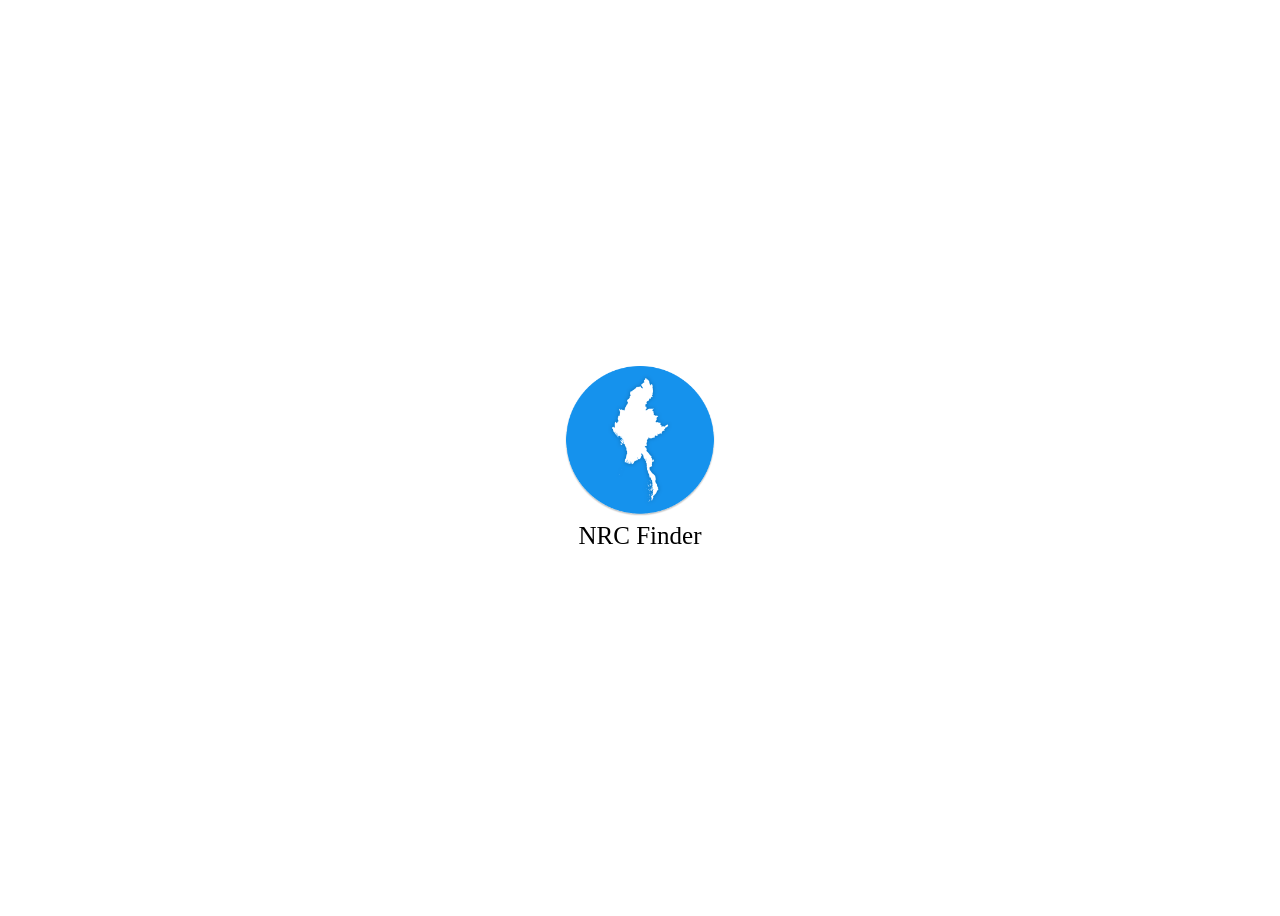
<file: base.html>
<!DOCTYPE html>
<html>
<head>
	<meta charset="utf-8">
	<meta name="viewport" content="width=device-width, initial-scale=1">
	<title>NRC Finder</title>


	<style type="text/css">
		div{
			display: flex;
  			justify-content: center;
  			align-items: center;
  			height: 100vh;
  			 
		}

		p{
			text-align: center;
			font-size: 25px;
		}
	</style>
</head>
<body>

	<div>
		<p>
		<img src="https://winminhtetz.github.io/mm_map.png" width="150" height="150"/>
		<br>
	NRC Finder</p>
	</div>

</body>
</html>
</file>
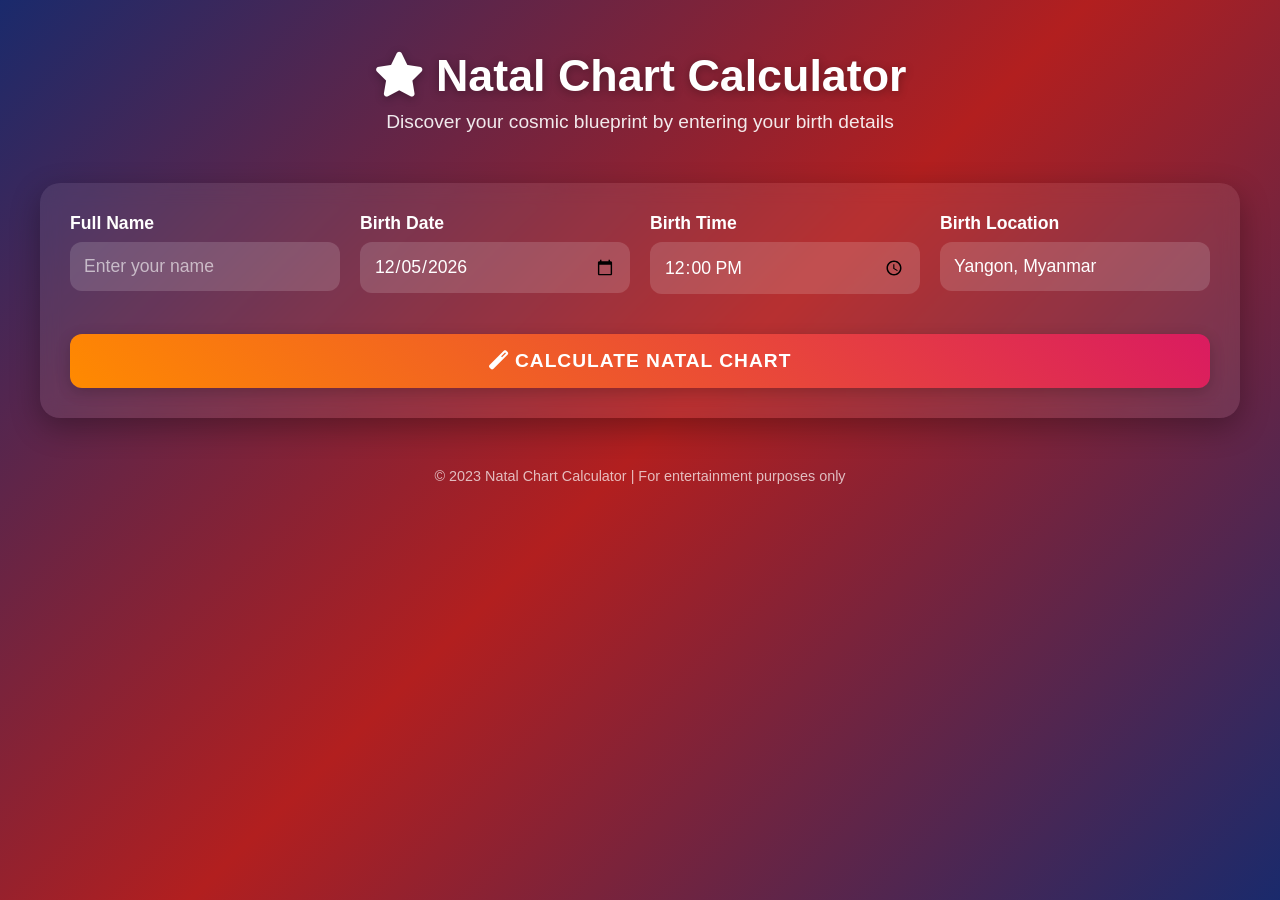
<file: natal-calculator.html>
<!DOCTYPE html>
<html lang="en">
<head>
    <meta charset="UTF-8">
    <meta name="viewport" content="width=device-width, initial-scale=1.0">
    <title>Natal Chart Calculator</title>
    <link rel="stylesheet" href="https://cdnjs.cloudflare.com/ajax/libs/font-awesome/6.4.0/css/all.min.css">
    <style>
        * {
            margin: 0;
            padding: 0;
            box-sizing: border-box;
            font-family: 'Segoe UI', Tahoma, Geneva, Verdana, sans-serif;
        }
        
        body {
            background: linear-gradient(135deg, #1a2a6c, #b21f1f, #1a2a6c);
            color: #fff;
            min-height: 100vh;
            padding: 20px;
        }
        
        .container {
            max-width: 1200px;
            margin: 0 auto;
        }
        
        header {
            text-align: center;
            padding: 30px 0;
        }
        
        h1 {
            font-size: 2.8rem;
            margin-bottom: 10px;
            text-shadow: 0 2px 10px rgba(0,0,0,0.3);
        }
        
        .subtitle {
            font-size: 1.2rem;
            opacity: 0.9;
            max-width: 600px;
            margin: 0 auto;
        }
        
        .card {
            background: rgba(255, 255, 255, 0.08);
            backdrop-filter: blur(10px);
            border-radius: 20px;
            padding: 30px;
            margin: 20px 0;
            box-shadow: 0 10px 30px rgba(0, 0, 0, 0.3);
        }
        
        .form-grid {
            display: grid;
            grid-template-columns: repeat(auto-fit, minmax(250px, 1fr));
            gap: 20px;
            margin-bottom: 25px;
        }
        
        .form-group {
            margin-bottom: 15px;
        }
        
        label {
            display: block;
            margin-bottom: 8px;
            font-weight: 600;
            font-size: 1.1rem;
        }
        
        input, select {
            width: 100%;
            padding: 14px;
            border-radius: 12px;
            border: none;
            background: rgba(255, 255, 255, 0.15);
            color: white;
            font-size: 1.1rem;
            transition: all 0.3s ease;
        }
        
        input:focus, select:focus {
            outline: none;
            background: rgba(255, 255, 255, 0.25);
            box-shadow: 0 0 0 3px rgba(255, 255, 255, 0.2);
        }
        
        input::placeholder {
            color: rgba(255, 255, 255, 0.6);
        }
        
        .btn {
            background: linear-gradient(45deg, #ff8a00, #da1b60);
            color: white;
            border: none;
            padding: 16px 30px;
            font-size: 1.2rem;
            border-radius: 12px;
            cursor: pointer;
            width: 100%;
            font-weight: 600;
            letter-spacing: 1px;
            text-transform: uppercase;
            transition: all 0.3s ease;
            box-shadow: 0 4px 15px rgba(0, 0, 0, 0.2);
        }
        
        .btn:hover {
            transform: translateY(-3px);
            box-shadow: 0 6px 20px rgba(0, 0, 0, 0.3);
        }
        
        .btn:active {
            transform: translateY(0);
        }
        
        /* Modal Styles */
        .modal {
            display: none;
            position: fixed;
            top: 0;
            left: 0;
            width: 100%;
            height: 100%;
            background: rgba(0, 0, 0, 0.7);
            z-index: 1000;
            justify-content: center;
            align-items: center;
        }
        
        .modal-content {
            background: linear-gradient(135deg, #2c3e50, #4a235a);
            width: 90%;
            max-width: 800px;
            max-height: 80vh;
            border-radius: 20px;
            padding: 30px;
            box-shadow: 0 10px 50px rgba(0, 0, 0, 0.5);
            position: relative;
            animation: modalAppear 0.4s ease-out;
            overflow-y: auto;
        }
        
        @keyframes modalAppear {
            from { opacity: 0; transform: translateY(-50px); }
            to { opacity: 1; transform: translateY(0); }
        }
        
        .close-btn {
            position: absolute;
            top: 20px;
            right: 20px;
            font-size: 1.8rem;
            color: #fff;
            cursor: pointer;
            background: none;
            border: none;
            width: 40px;
            height: 40px;
            border-radius: 50%;
            display: flex;
            align-items: center;
            justify-content: center;
            transition: background 0.3s;
        }
        
        .close-btn:hover {
            background: rgba(255, 255, 255, 0.1);
        }
        
        .modal-header {
            text-align: center;
            margin-bottom: 20px;
            padding-bottom: 15px;
            border-bottom: 1px solid rgba(255, 255, 255, 0.1);
        }
        
        .modal-header h2 {
            font-size: 2rem;
            margin-bottom: 10px;
        }
        
        .modal-body {
            line-height: 1.8;
            font-size: 1.1rem;
            white-space: pre-wrap;
            text-align: justify;
        }
        
        .loading {
            display: none;
            text-align: center;
            padding: 20px;
        }
        
        .spinner {
            border: 5px solid rgba(255, 255, 255, 0.3);
            border-top: 5px solid #fff;
            border-radius: 50%;
            width: 50px;
            height: 50px;
            animation: spin 1s linear infinite;
            margin: 0 auto 20px;
        }
        
        @keyframes spin {
            0% { transform: rotate(0deg); }
            100% { transform: rotate(360deg); }
        }
        
        footer {
            text-align: center;
            padding: 30px 0;
            opacity: 0.7;
            font-size: 0.9rem;
        }
        
        @media (max-width: 768px) {
            h1 {
                font-size: 2.2rem;
            }
            
            .card {
                padding: 20px;
            }
            
            .modal-content {
                width: 95%;
                padding: 20px;
                font-size: 1rem;
            }
        }
    </style>
</head>
<body>
    <div class="container">
        <header>
            <h1><i class="fas fa-star"></i> Natal Chart Calculator</h1>
            <p class="subtitle">Discover your cosmic blueprint by entering your birth details</p>
        </header>
        
        <main>
            <div class="card">
                <div class="form-grid">
                    <div class="form-group">
                        <label for="name">Full Name</label>
                        <input type="text" id="name" placeholder="Enter your name">
                    </div>
                    
                    <div class="form-group">
                        <label for="date">Birth Date</label>
                        <input type="date" id="date">
                    </div>
                    
                    <div class="form-group">
                        <label for="time">Birth Time</label>
                        <input type="time" id="time" value="12:00">
                    </div>
                    
                    <div class="form-group">
                        <label for="location">Birth Location</label>
                        <input type="text" id="location" placeholder="City, Country" value="Yangon, Myanmar">
                    </div>
                </div>
                
                <button id="calculateBtn" class="btn">
                    <i class="fas fa-magic"></i> Calculate Natal Chart
                </button>
            </div>
            
            <div class="loading" id="loading">
                <div class="spinner"></div>
                <p>Calculating your cosmic blueprint... (This may take 10-20 seconds)</p>
            </div>
        </main>
        
        <!-- Modal Dialog -->
        <div id="resultModal" class="modal">
            <div class="modal-content">
                <button class="close-btn" id="closeModal">&times;</button>
                <div class="modal-header">
                    <h2><i class="fas fa-chart-pie"></i> Your Natal Chart Analysis</h2>
                    <p>Expert Astrologer Interpretation</p>
                </div>
                <div class="modal-body" id="modalContent">
                    <!-- API response will appear here -->
                </div>
            </div>
        </div>
        
        <footer>
            <p>© 2023 Natal Chart Calculator | For entertainment purposes only</p>
        </footer>
    </div>

    <script>
        document.addEventListener('DOMContentLoaded', function() {
            const calculateBtn = document.getElementById('calculateBtn');
            const loading = document.getElementById('loading');
            const modal = document.getElementById('resultModal');
            const closeModal = document.getElementById('closeModal');
            const modalContent = document.getElementById('modalContent');
            
            calculateBtn.addEventListener('click', async function() {
                const name = document.getElementById('name').value.trim();
                const dateInput = document.getElementById('date').value;
                const timeInput = document.getElementById('time').value;
                const location = document.getElementById('location').value.trim();
                
                // Validate inputs
                if (!name || !dateInput || !location) {
                    alert('Please fill in all required fields (Name, Birth Date, and Location)');
                    return;
                }
                
                // Format date to "DD Month, YYYY"
                const date = new Date(dateInput);
                const months = [
                    'January', 'February', 'March', 'April', 'May', 'June',
                    'July', 'August', 'September', 'October', 'November', 'December'
                ];
                const day = date.getDate();
                const month = months[date.getMonth()];
                const year = date.getFullYear();
                const formattedDate = `${day} ${month}, ${year}`;
                
                // Get day of week
                const days = ['Sunday', 'Monday', 'Tuesday', 'Wednesday', 'Thursday', 'Friday', 'Saturday'];
                const dayOfWeek = days[date.getDay()];
                
                // Format time
                const timeParts = timeInput.split(':');
                const hour = parseInt(timeParts[0]);
                const minute = timeParts[1];
                const period = hour >= 12 ? 'PM' : 'AM';
                const displayHour = hour % 12 || 12;
                const formattedTime = `${displayHour}:${minute} ${period}`;
                
                // Construct the message
                const message = `Assume you are an expert astrologer. I will give you a person’s birth information (${formattedDate}, ${dayOfWeek}, ${formattedTime}, ${location}). Based on this data, calculate the natal chart and generate the result. Your response must be written in Burmese language and should include:\n\n1. General Life Overview – overall personality, strengths, weaknesses.\n2. Love & Relationships – approach to love, marriage, compatibility.\n3. Wealth & Finances – potential for financial stability, savings, income flow.\n4. Career & Business – suitable career paths, business potential, leadership skills.\n5. Health & Wellbeing – physical and mental health tendencies.\n6. Spiritual Growth – inner wisdom, meditation, karmic lessons.\n7. Future Outlook – major opportunities and challenges.\n\nThe tone should be warm, insightful, and easy for a general Burmese reader to understand. Avoid technical jargon unless necessary, and always explain planetary effects in simple Burmese terms.`;
                
                // Show loading
                loading.style.display = 'block';
                calculateBtn.disabled = true;
                
                try {
                    const response = await fetch('https://natal-chat-api.vercel.app/api/send', {
                        method: 'POST',
                        headers: {
                            'Content-Type': 'application/json'
                        },
                        body: JSON.stringify({ message })
                    });
                    
                    if (!response.ok) {
                        throw new Error(`API error: ${response.status}`);
                    }
                    
                    const data = await response.json();
                    const apiResponse = data.response || data.message || data || 'No response received from API';
                    
                    // Display in modal
                    modalContent.textContent = apiResponse;
                    modal.style.display = 'flex';
                    document.body.style.overflow = 'hidden';
                } catch (error) {
                    console.error('Error:', error);
                    modalContent.textContent = 'ဆက်သွယ်ရာတွင် ပြဿနာတစ်ခုခု ဖြစ်နေပါသည်။ ကျေးဇူးပြု၍ နောက်မှ ထပ်မံကြိုးစားပေးပါ။\n\n(Error: ' + error.message + ')';
                    modal.style.display = 'flex';
                    document.body.style.overflow = 'hidden';
                } finally {
                    loading.style.display = 'none';
                    calculateBtn.disabled = false;
                }
            });
            
            // Close modal when clicking close button
            closeModal.addEventListener('click', function() {
                modal.style.display = 'none';
                document.body.style.overflow = 'auto';
            });
            
            // Close modal when clicking outside the content
            window.addEventListener('click', function(event) {
                if (event.target === modal) {
                    modal.style.display = 'none';
                    document.body.style.overflow = 'auto';
                }
            });
            
            // Set default date to today
            const today = new Date().toISOString().split('T')[0];
            document.getElementById('date').setAttribute('max', today);
            document.getElementById('date').value = today;
        });
    </script>
</body>
</html>
</file>
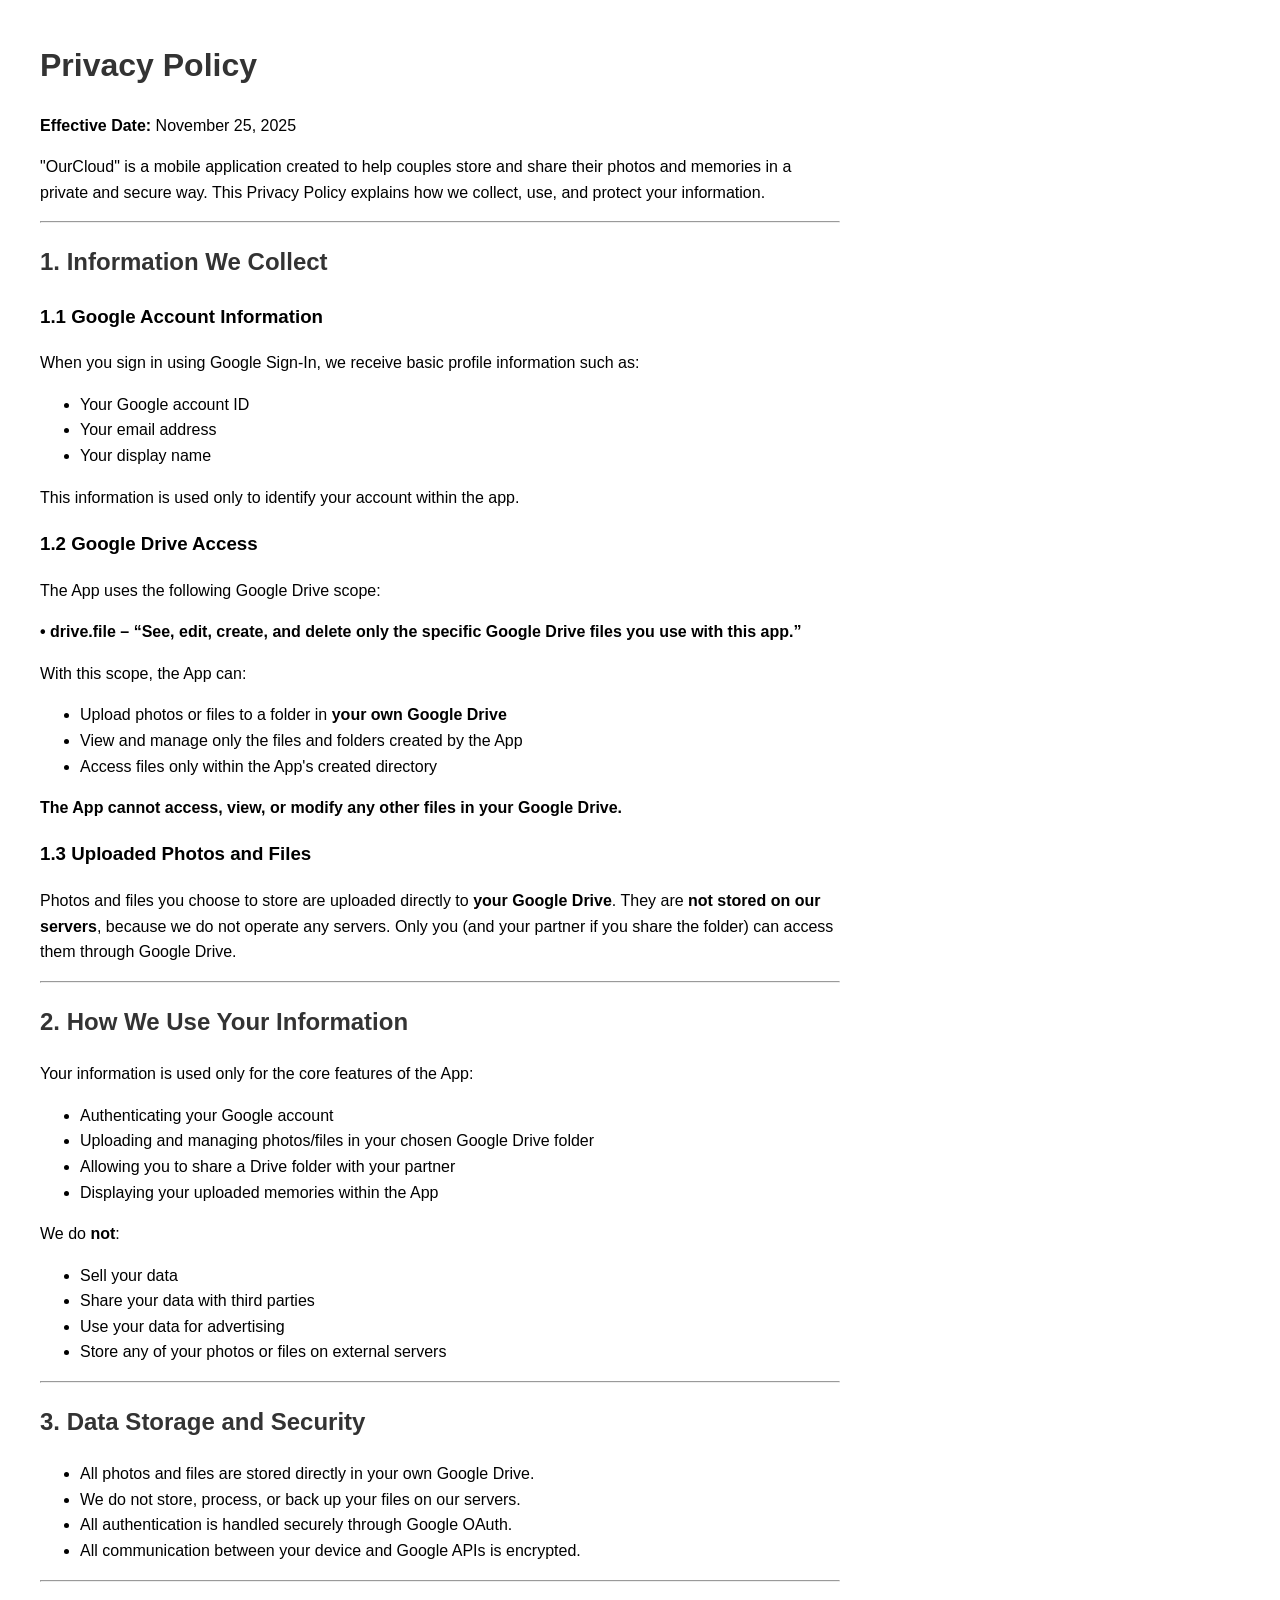
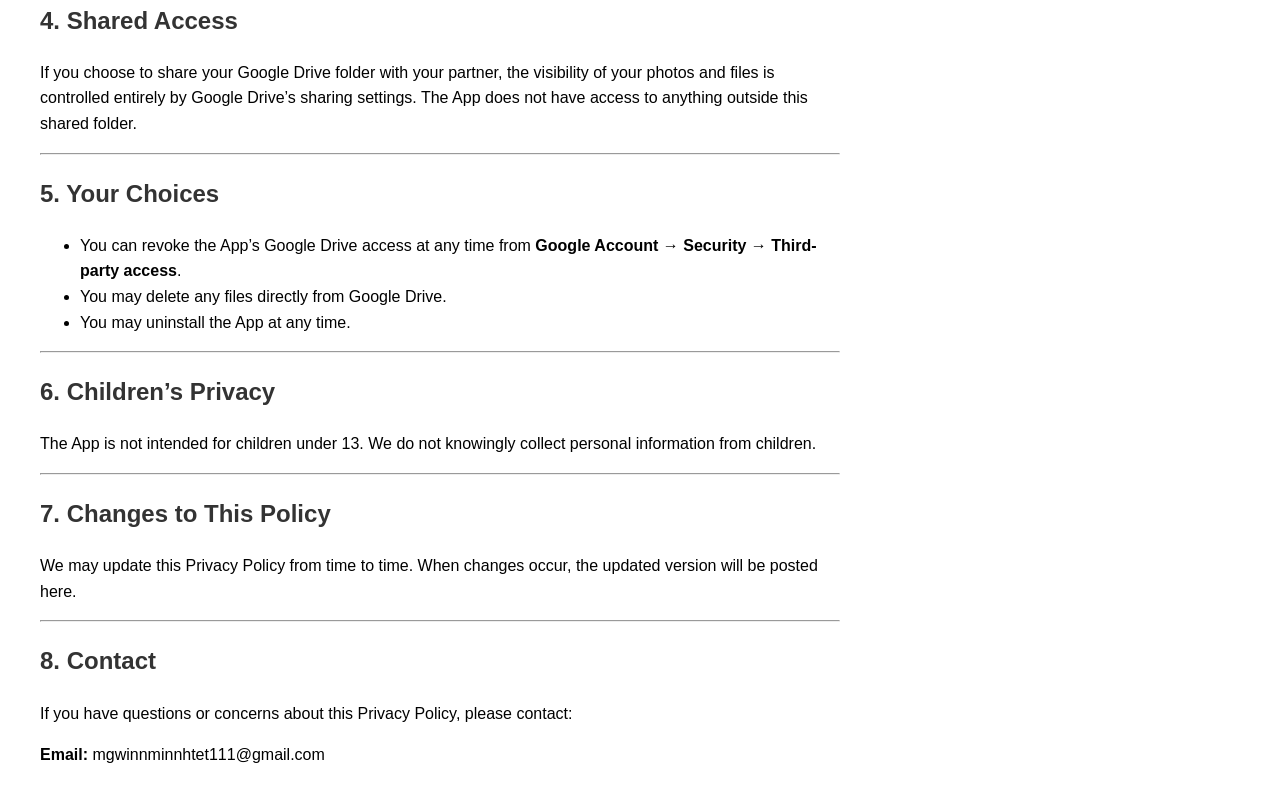
<file: our_cloud_privacy_policy.html>
<!DOCTYPE html>
<html lang="en">
<head>
    <meta charset="UTF-8" />
    <meta name="viewport" content="width=device-width, initial-scale=1.0" />
    <title>Privacy Policy - BeenTogether Memories</title>
    <style>
        body {
            font-family: Arial, sans-serif;
            line-height: 1.6;
            margin: 40px;
            max-width: 800px;
        }
        h1, h2 {
            color: #333;
        }
    </style>
</head>
<body>

<h1>Privacy Policy</h1>
<p><strong>Effective Date:</strong> November 25, 2025</p>

<p>"OurCloud" is a mobile application created to help couples store and share their photos and memories in a private and secure way. This Privacy Policy explains how we collect, use, and protect your information.</p>

<hr>

<h2>1. Information We Collect</h2>

<h3>1.1 Google Account Information</h3>
<p>When you sign in using Google Sign-In, we receive basic profile information such as:</p>
<ul>
    <li>Your Google account ID</li>
    <li>Your email address</li>
    <li>Your display name</li>
</ul>
<p>This information is used only to identify your account within the app.</p>

<h3>1.2 Google Drive Access</h3>
<p>The App uses the following Google Drive scope:</p>

<p><strong>• drive.file – “See, edit, create, and delete only the specific Google Drive files you use with this app.”</strong></p>

<p>With this scope, the App can:</p>
<ul>
    <li>Upload photos or files to a folder in <strong>your own Google Drive</strong></li>
    <li>View and manage only the files and folders created by the App</li>
    <li>Access files only within the App's created directory</li>
</ul>

<p><strong>The App cannot access, view, or modify any other files in your Google Drive.</strong></p>

<h3>1.3 Uploaded Photos and Files</h3>
<p>Photos and files you choose to store are uploaded directly to <strong>your Google Drive</strong>. They are <strong>not stored on our servers</strong>, because we do not operate any servers. Only you (and your partner if you share the folder) can access them through Google Drive.</p>

<hr>

<h2>2. How We Use Your Information</h2>
<p>Your information is used only for the core features of the App:</p>
<ul>
    <li>Authenticating your Google account</li>
    <li>Uploading and managing photos/files in your chosen Google Drive folder</li>
    <li>Allowing you to share a Drive folder with your partner</li>
    <li>Displaying your uploaded memories within the App</li>
</ul>

<p>We do <strong>not</strong>:</p>
<ul>
    <li>Sell your data</li>
    <li>Share your data with third parties</li>
    <li>Use your data for advertising</li>
    <li>Store any of your photos or files on external servers</li>
</ul>

<hr>

<h2>3. Data Storage and Security</h2>
<ul>
    <li>All photos and files are stored directly in your own Google Drive.</li>
    <li>We do not store, process, or back up your files on our servers.</li>
    <li>All authentication is handled securely through Google OAuth.</li>
    <li>All communication between your device and Google APIs is encrypted.</li>
</ul>

<hr>

<h2>4. Shared Access</h2>
<p>If you choose to share your Google Drive folder with your partner, the visibility of your photos and files is controlled entirely by Google Drive’s sharing settings. The App does not have access to anything outside this shared folder.</p>

<hr>

<h2>5. Your Choices</h2>
<ul>
    <li>You can revoke the App’s Google Drive access at any time from <strong>Google Account → Security → Third-party access</strong>.</li>
    <li>You may delete any files directly from Google Drive.</li>
    <li>You may uninstall the App at any time.</li>
</ul>

<hr>

<h2>6. Children’s Privacy</h2>
<p>The App is not intended for children under 13. We do not knowingly collect personal information from children.</p>

<hr>

<h2>7. Changes to This Policy</h2>
<p>We may update this Privacy Policy from time to time. When changes occur, the updated version will be posted here.</p>

<hr>

<h2>8. Contact</h2>
<p>If you have questions or concerns about this Privacy Policy, please contact:</p>
<p><strong>Email:</strong> mgwinnminnhtet111@gmail.com</p>

</body>
</html>
</file>
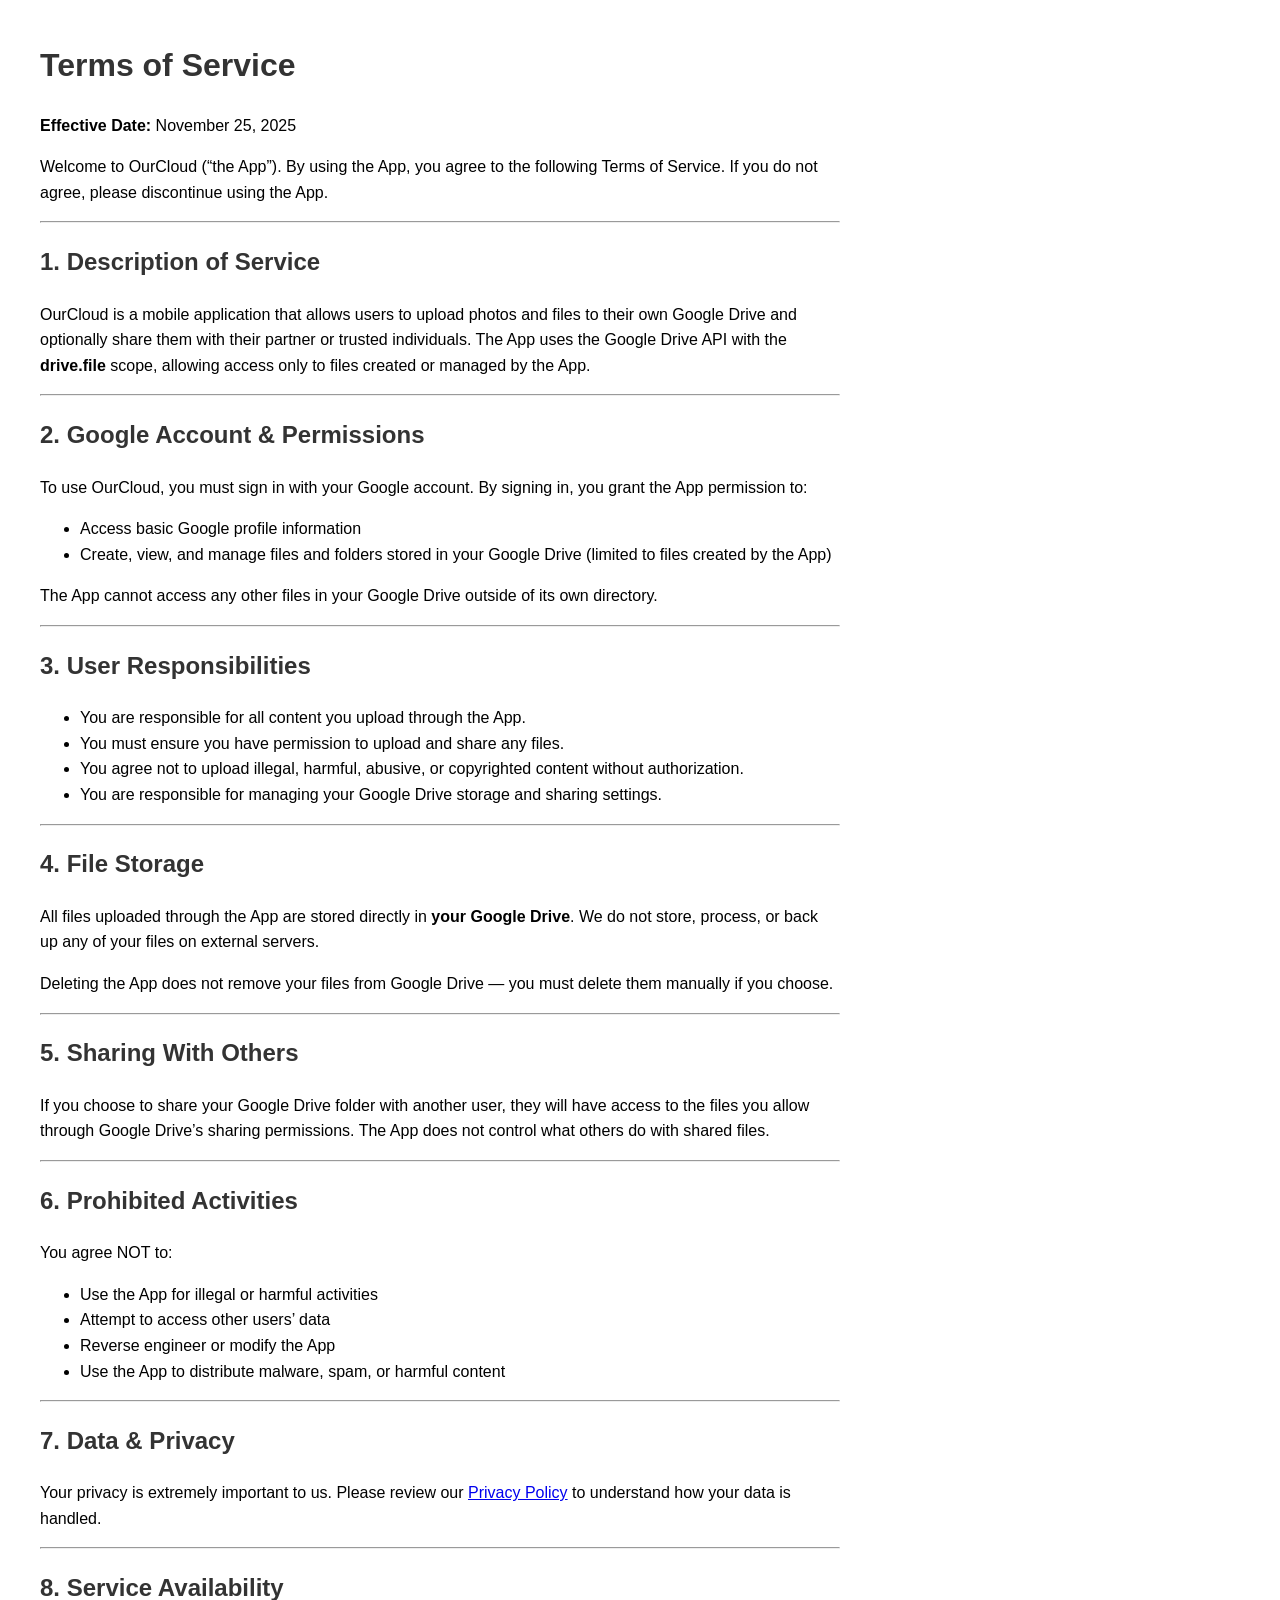
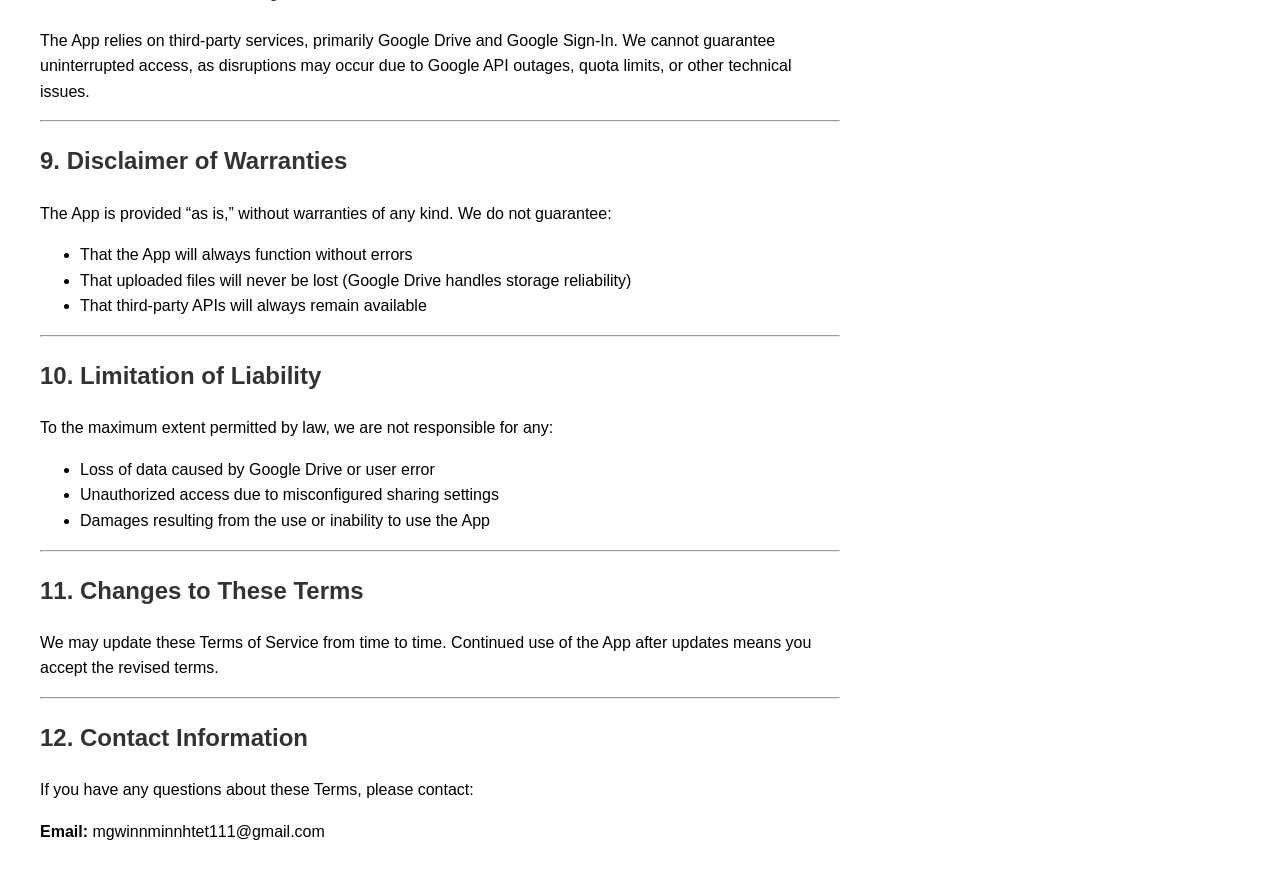
<file: our_cloud_terms.html>
<!DOCTYPE html>
<html lang="en">
<head>
    <meta charset="UTF-8" />
    <meta name="viewport" content="width=device-width, initial-scale=1.0" />
    <title>Terms of Service - OurCloud</title>
    <style>
        body {
            font-family: Arial, sans-serif;
            line-height: 1.6;
            margin: 40px;
            max-width: 800px;
        }
        h1, h2 {
            color: #333;
        }
    </style>
</head>
<body>

<h1>Terms of Service</h1>
<p><strong>Effective Date:</strong> November 25, 2025</p>

<p>Welcome to OurCloud (“the App”). By using the App, you agree to the following Terms of Service. If you do not agree, please discontinue using the App.</p>

<hr>

<h2>1. Description of Service</h2>
<p>OurCloud is a mobile application that allows users to upload photos and files to their own Google Drive and optionally share them with their partner or trusted individuals. The App uses the Google Drive API with the <strong>drive.file</strong> scope, allowing access only to files created or managed by the App.</p>

<hr>

<h2>2. Google Account & Permissions</h2>
<p>To use OurCloud, you must sign in with your Google account. By signing in, you grant the App permission to:</p>
<ul>
    <li>Access basic Google profile information</li>
    <li>Create, view, and manage files and folders stored in your Google Drive (limited to files created by the App)</li>
</ul>

<p>The App cannot access any other files in your Google Drive outside of its own directory.</p>

<hr>

<h2>3. User Responsibilities</h2>
<ul>
    <li>You are responsible for all content you upload through the App.</li>
    <li>You must ensure you have permission to upload and share any files.</li>
    <li>You agree not to upload illegal, harmful, abusive, or copyrighted content without authorization.</li>
    <li>You are responsible for managing your Google Drive storage and sharing settings.</li>
</ul>

<hr>

<h2>4. File Storage</h2>
<p>All files uploaded through the App are stored directly in <strong>your Google Drive</strong>. We do not store, process, or back up any of your files on external servers.</p>

<p>Deleting the App does not remove your files from Google Drive — you must delete them manually if you choose.</p>

<hr>

<h2>5. Sharing With Others</h2>
<p>If you choose to share your Google Drive folder with another user, they will have access to the files you allow through Google Drive’s sharing permissions. The App does not control what others do with shared files.</p>

<hr>

<h2>6. Prohibited Activities</h2>
<p>You agree NOT to:</p>
<ul>
    <li>Use the App for illegal or harmful activities</li>
    <li>Attempt to access other users’ data</li>
    <li>Reverse engineer or modify the App</li>
    <li>Use the App to distribute malware, spam, or harmful content</li>
</ul>

<hr>

<h2>7. Data & Privacy</h2>
<p>Your privacy is extremely important to us. Please review our <a href="#" target="_blank">Privacy Policy</a> to understand how your data is handled.</p>

<hr>

<h2>8. Service Availability</h2>
<p>The App relies on third-party services, primarily Google Drive and Google Sign-In. We cannot guarantee uninterrupted access, as disruptions may occur due to Google API outages, quota limits, or other technical issues.</p>

<hr>

<h2>9. Disclaimer of Warranties</h2>
<p>The App is provided “as is,” without warranties of any kind. We do not guarantee:</p>
<ul>
    <li>That the App will always function without errors</li>
    <li>That uploaded files will never be lost (Google Drive handles storage reliability)</li>
    <li>That third-party APIs will always remain available</li>
</ul>

<hr>

<h2>10. Limitation of Liability</h2>
<p>To the maximum extent permitted by law, we are not responsible for any:</p>
<ul>
    <li>Loss of data caused by Google Drive or user error</li>
    <li>Unauthorized access due to misconfigured sharing settings</li>
    <li>Damages resulting from the use or inability to use the App</li>
</ul>

<hr>

<h2>11. Changes to These Terms</h2>
<p>We may update these Terms of Service from time to time. Continued use of the App after updates means you accept the revised terms.</p>

<hr>

<h2>12. Contact Information</h2>
<p>If you have any questions about these Terms, please contact:</p>
<p><strong>Email:</strong> mgwinnminnhtet111@gmail.com</p>

</body>
</html>
</file>
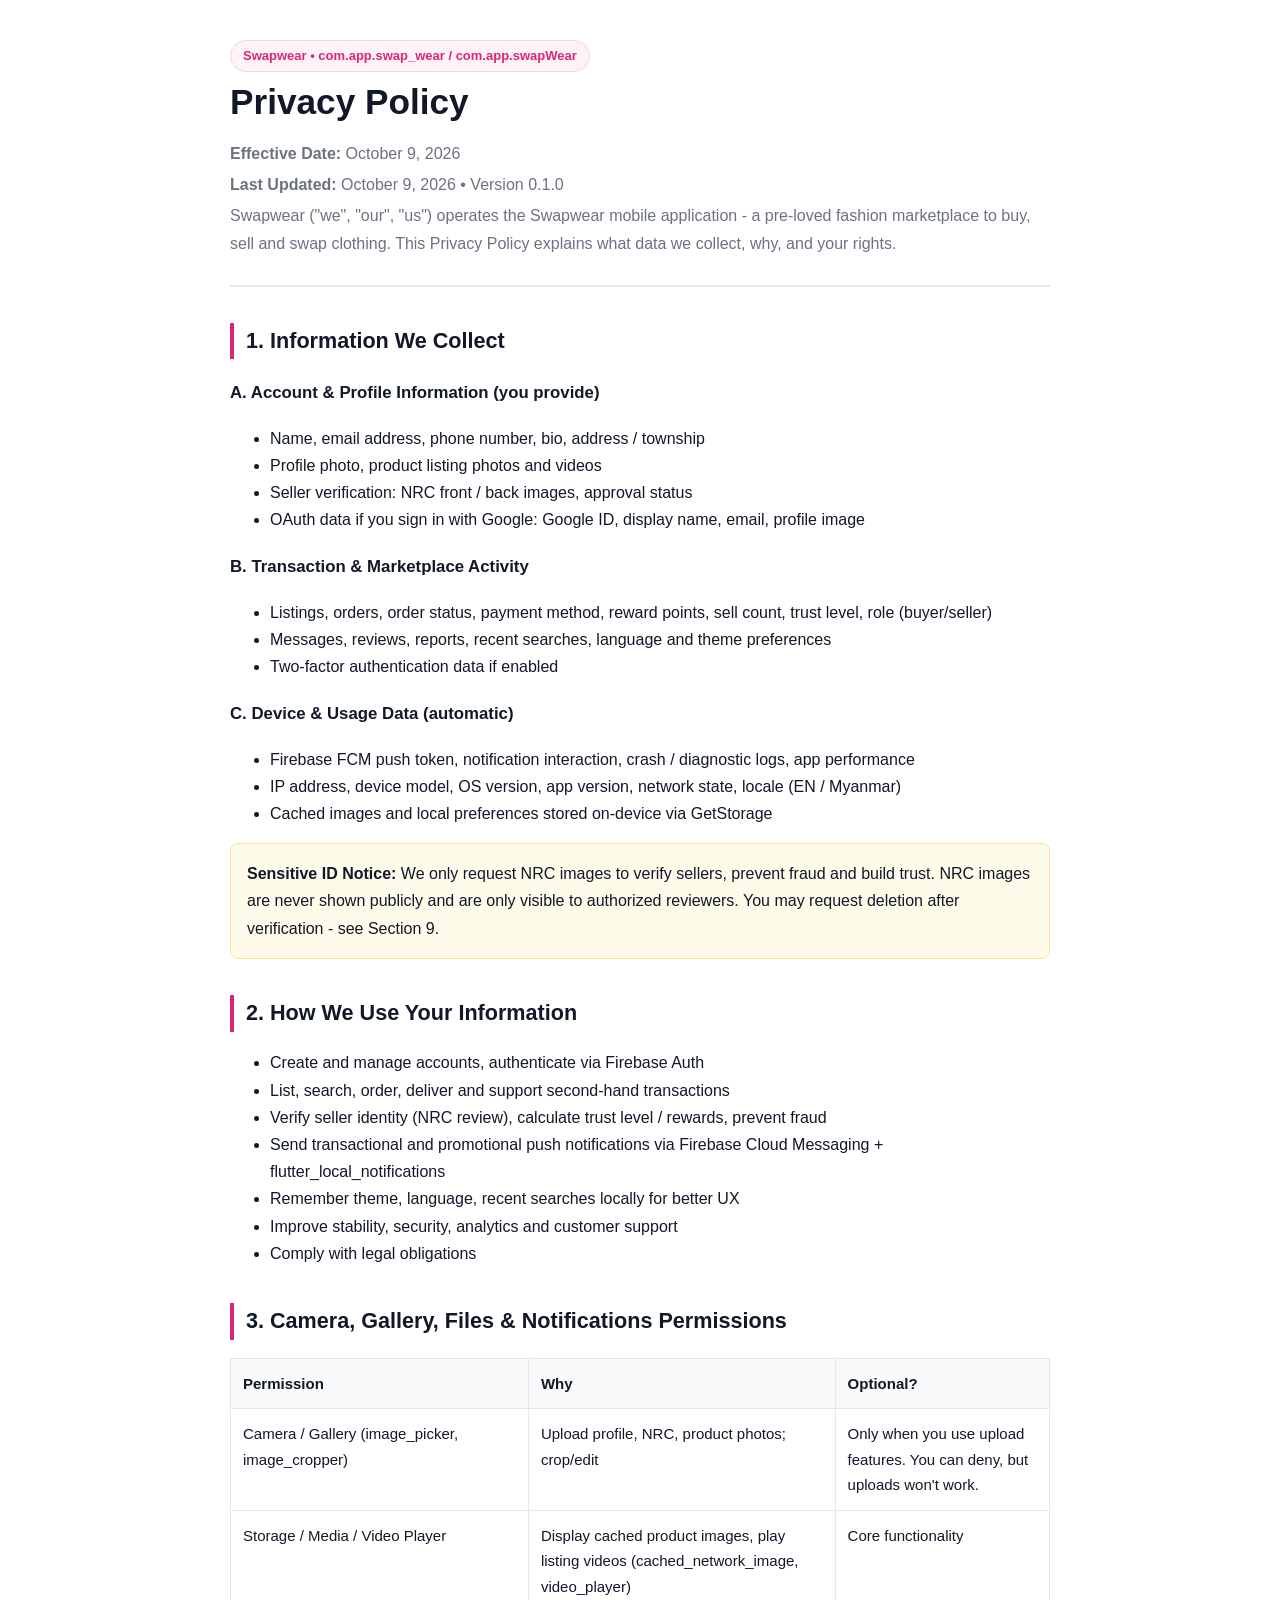
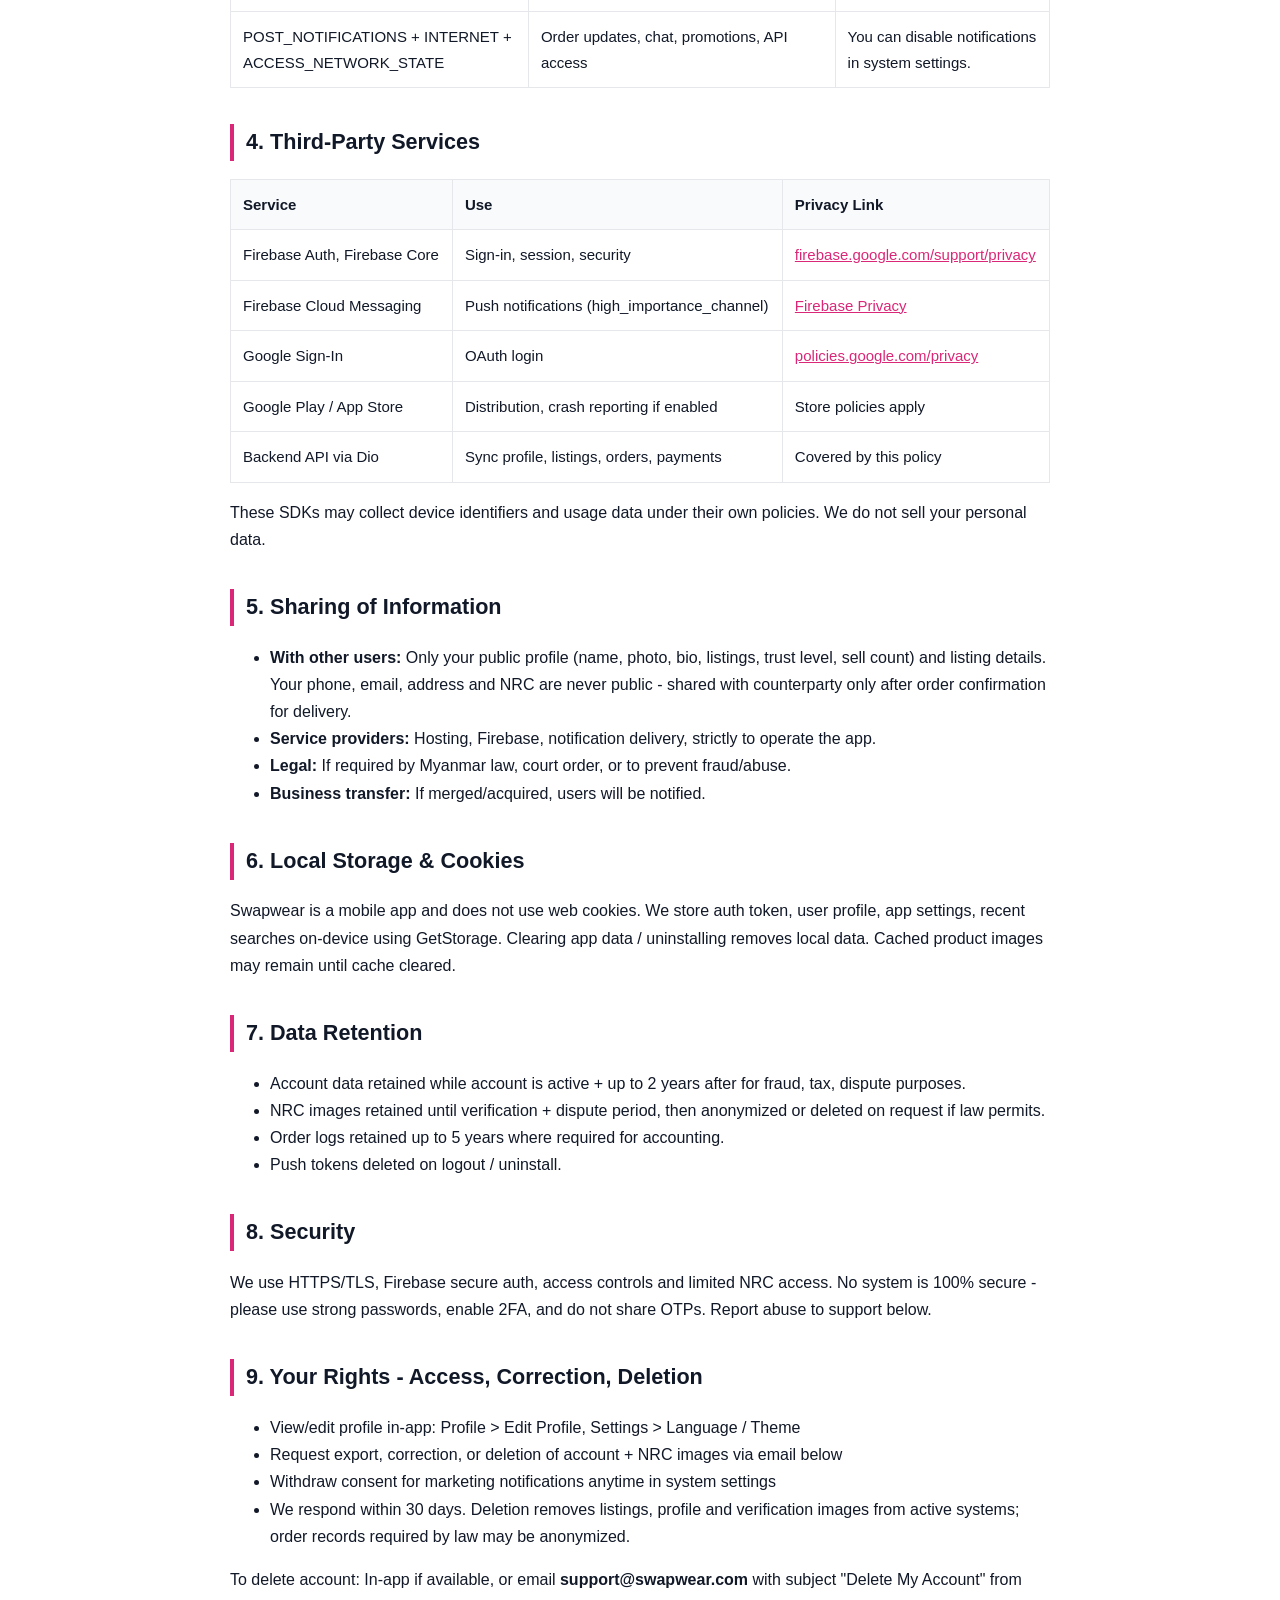
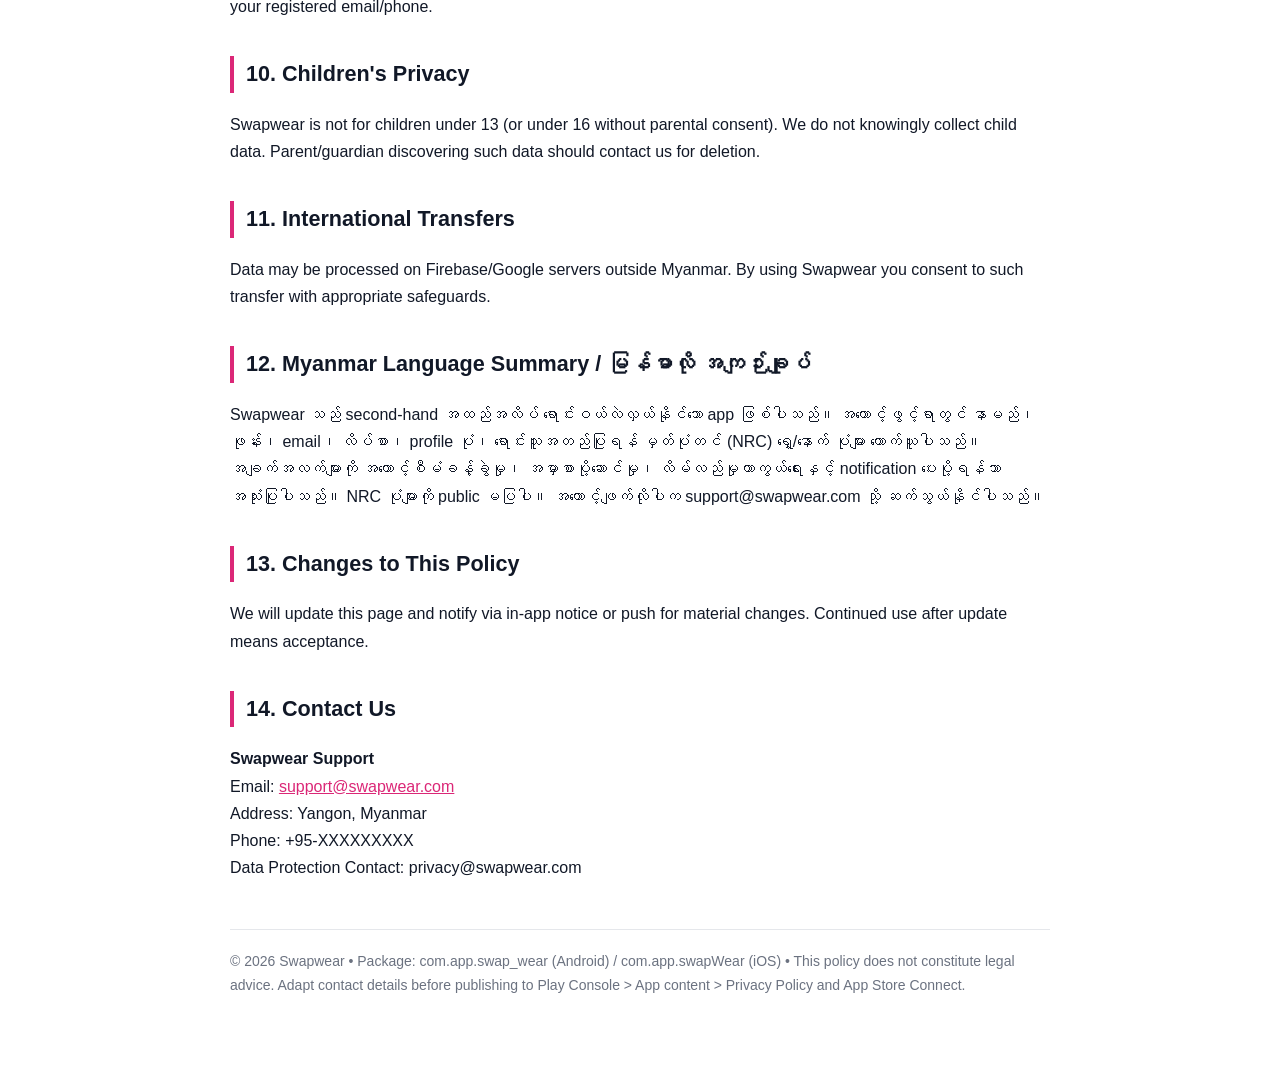
<file: privacy_policy/swap_wear_privacy_policy.htm>
<!DOCTYPE html>
<html lang="en">

<head>
    <meta charset="UTF-8" />
    <meta name="viewport" content="width=device-width, initial-scale=1.0" />
    <title>Privacy Policy - Swapwear</title>
    <style>
        :root {
            --primary: #111827;
            --accent: #DB2777;
            --bg: #ffffff;
            --muted: #6b7280;
            --border: #e5e7eb;
        }

        * {
            box-sizing: border-box;
        }

        body {
            margin: 0;
            font-family: -apple-system, BlinkMacSystemFont, "Segoe UI", Roboto, Inter, Helvetica, Arial, sans-serif;
            color: var(--primary);
            background: var(--bg);
            line-height: 1.7;
        }

        .container {
            max-width: 860px;
            margin: 0 auto;
            padding: 40px 20px 80px;
        }

        header {
            border-bottom: 2px solid var(--border);
            padding-bottom: 24px;
            margin-bottom: 32px;
        }

        header h1 {
            margin: 0 0 8px;
            font-size: 2.2rem;
        }

        header p {
            margin: 4px 0;
            color: var(--muted);
        }

        .badge {
            display: inline-block;
            background: #fdf2f8;
            color: var(--accent);
            border: 1px solid #fbcfe8;
            padding: 4px 12px;
            border-radius: 999px;
            font-size: 13px;
            font-weight: 600;
        }

        h2 {
            margin-top: 36px;
            font-size: 1.35rem;
            border-left: 4px solid var(--accent);
            padding-left: 12px;
        }

        h3 {
            margin-top: 20px;
            font-size: 1.05rem;
        }

        table {
            width: 100%;
            border-collapse: collapse;
            margin: 16px 0;
            font-size: 15px;
        }

        th,
        td {
            text-align: left;
            padding: 12px;
            border: 1px solid var(--border);
            vertical-align: top;
        }

        th {
            background: #f9fafb;
        }

        a {
            color: var(--accent);
        }

        .notice {
            background: #fffbeb;
            border: 1px solid #fde68a;
            padding: 16px;
            border-radius: 8px;
        }

        footer {
            margin-top: 48px;
            border-top: 1px solid var(--border);
            padding-top: 20px;
            color: var(--muted);
            font-size: 14px;
        }

        @media(max-width:600px) {
            header h1 {
                font-size: 1.7rem;
            }

            table {
                font-size: 13.5px;
            }
        }
    </style>
</head>

<body>
    <div class="container">
        <header>
            <span class="badge">Swapwear • com.app.swap_wear / com.app.swapWear</span>
            <h1>Privacy Policy</h1>
            <p><strong>Effective Date:</strong> October 9, 2026</p>
            <p><strong>Last Updated:</strong> October 9, 2026 • Version 0.1.0</p>
            <p>Swapwear ("we", "our", "us") operates the Swapwear mobile application - a pre-loved fashion marketplace
                to buy, sell and swap clothing. This Privacy Policy explains what data we collect, why, and your rights.
            </p>
        </header>

        <h2>1. Information We Collect</h2>
        <h3>A. Account & Profile Information (you provide)</h3>
        <ul>
            <li>Name, email address, phone number, bio, address / township</li>
            <li>Profile photo, product listing photos and videos</li>
            <li>Seller verification: NRC front / back images, approval status</li>
            <li>OAuth data if you sign in with Google: Google ID, display name, email, profile image</li>
        </ul>
        <h3>B. Transaction & Marketplace Activity</h3>
        <ul>
            <li>Listings, orders, order status, payment method, reward points, sell count, trust level, role
                (buyer/seller)</li>
            <li>Messages, reviews, reports, recent searches, language and theme preferences</li>
            <li>Two-factor authentication data if enabled</li>
        </ul>
        <h3>C. Device & Usage Data (automatic)</h3>
        <ul>
            <li>Firebase FCM push token, notification interaction, crash / diagnostic logs, app performance</li>
            <li>IP address, device model, OS version, app version, network state, locale (EN / Myanmar)</li>
            <li>Cached images and local preferences stored on-device via GetStorage</li>
        </ul>
        <div class="notice"><strong>Sensitive ID Notice:</strong> We only request NRC images to verify sellers, prevent
            fraud and build trust. NRC images are never shown publicly and are only visible to authorized reviewers. You
            may request deletion after verification - see Section 9.</div>

        <h2>2. How We Use Your Information</h2>
        <ul>
            <li>Create and manage accounts, authenticate via Firebase Auth</li>
            <li>List, search, order, deliver and support second-hand transactions</li>
            <li>Verify seller identity (NRC review), calculate trust level / rewards, prevent fraud</li>
            <li>Send transactional and promotional push notifications via Firebase Cloud Messaging +
                flutter_local_notifications</li>
            <li>Remember theme, language, recent searches locally for better UX</li>
            <li>Improve stability, security, analytics and customer support</li>
            <li>Comply with legal obligations</li>
        </ul>

        <h2>3. Camera, Gallery, Files & Notifications Permissions</h2>
        <table>
            <tr>
                <th>Permission</th>
                <th>Why</th>
                <th>Optional?</th>
            </tr>
            <tr>
                <td>Camera / Gallery (image_picker, image_cropper)</td>
                <td>Upload profile, NRC, product photos; crop/edit</td>
                <td>Only when you use upload features. You can deny, but uploads won't work.</td>
            </tr>
            <tr>
                <td>Storage / Media / Video Player</td>
                <td>Display cached product images, play listing videos (cached_network_image, video_player)</td>
                <td>Core functionality</td>
            </tr>
            <tr>
                <td>POST_NOTIFICATIONS + INTERNET + ACCESS_NETWORK_STATE</td>
                <td>Order updates, chat, promotions, API access</td>
                <td>You can disable notifications in system settings.</td>
            </tr>
        </table>

        <h2>4. Third-Party Services</h2>
        <table>
            <tr>
                <th>Service</th>
                <th>Use</th>
                <th>Privacy Link</th>
            </tr>
            <tr>
                <td>Firebase Auth, Firebase Core</td>
                <td>Sign-in, session, security</td>
                <td><a href="https://firebase.google.com/support/privacy">firebase.google.com/support/privacy</a></td>
            </tr>
            <tr>
                <td>Firebase Cloud Messaging</td>
                <td>Push notifications (high_importance_channel)</td>
                <td><a href="https://firebase.google.com/support/privacy">Firebase Privacy</a></td>
            </tr>
            <tr>
                <td>Google Sign-In</td>
                <td>OAuth login</td>
                <td><a href="https://policies.google.com/privacy">policies.google.com/privacy</a></td>
            </tr>
            <tr>
                <td>Google Play / App Store</td>
                <td>Distribution, crash reporting if enabled</td>
                <td>Store policies apply</td>
            </tr>
            <tr>
                <td>Backend API via Dio</td>
                <td>Sync profile, listings, orders, payments</td>
                <td>Covered by this policy</td>
            </tr>
        </table>
        <p>These SDKs may collect device identifiers and usage data under their own policies. We do not sell your
            personal data.</p>

        <h2>5. Sharing of Information</h2>
        <ul>
            <li><strong>With other users:</strong> Only your public profile (name, photo, bio, listings, trust level,
                sell count) and listing details. Your phone, email, address and NRC are never public - shared with
                counterparty only after order confirmation for delivery.</li>
            <li><strong>Service providers:</strong> Hosting, Firebase, notification delivery, strictly to operate the
                app.</li>
            <li><strong>Legal:</strong> If required by Myanmar law, court order, or to prevent fraud/abuse.</li>
            <li><strong>Business transfer:</strong> If merged/acquired, users will be notified.</li>
        </ul>

        <h2>6. Local Storage & Cookies</h2>
        <p>Swapwear is a mobile app and does not use web cookies. We store auth token, user profile, app settings,
            recent searches on-device using GetStorage. Clearing app data / uninstalling removes local data. Cached
            product images may remain until cache cleared.</p>

        <h2>7. Data Retention</h2>
        <ul>
            <li>Account data retained while account is active + up to 2 years after for fraud, tax, dispute purposes.
            </li>
            <li>NRC images retained until verification + dispute period, then anonymized or deleted on request if law
                permits.</li>
            <li>Order logs retained up to 5 years where required for accounting.</li>
            <li>Push tokens deleted on logout / uninstall.</li>
        </ul>

        <h2>8. Security</h2>
        <p>We use HTTPS/TLS, Firebase secure auth, access controls and limited NRC access. No system is 100% secure -
            please use strong passwords, enable 2FA, and do not share OTPs. Report abuse to support below.</p>

        <h2>9. Your Rights - Access, Correction, Deletion</h2>
        <ul>
            <li>View/edit profile in-app: Profile &gt; Edit Profile, Settings &gt; Language / Theme</li>
            <li>Request export, correction, or deletion of account + NRC images via email below</li>
            <li>Withdraw consent for marketing notifications anytime in system settings</li>
            <li>We respond within 30 days. Deletion removes listings, profile and verification images from active
                systems; order records required by law may be anonymized.</li>
        </ul>
        <p>To delete account: In-app if available, or email <strong>support@swapwear.com</strong> with subject "Delete
            My Account" from your registered email/phone.</p>

        <h2>10. Children's Privacy</h2>
        <p>Swapwear is not for children under 13 (or under 16 without parental consent). We do not knowingly collect
            child data. Parent/guardian discovering such data should contact us for deletion.</p>

        <h2>11. International Transfers</h2>
        <p>Data may be processed on Firebase/Google servers outside Myanmar. By using Swapwear you consent to such
            transfer with appropriate safeguards.</p>

        <h2>12. Myanmar Language Summary / မြန်မာလို အကျဉ်းချုပ်</h2>
        <p>Swapwear သည် second-hand အထည်အလိပ် ရောင်းဝယ်လဲလှယ်နိုင်သော app ဖြစ်ပါသည်။ အကောင့်ဖွင့်ရာတွင် နာမည်၊ ဖုန်း၊
            email၊ လိပ်စာ၊ profile ပုံ၊ ရောင်းသူအတည်ပြုရန် မှတ်ပုံတင် (NRC) ရှေ့/နောက် ပုံများ ကောက်ယူပါသည်။
            အချက်အလက်များကို အကောင့်စီမံခန့်ခွဲမှု၊ အမှာစာပို့ဆောင်မှု၊ လိမ်လည်မှုကာကွယ်ရေးနှင့် notification
            ပေးပို့ရန်သာ အသုံးပြုပါသည်။ NRC ပုံများကို public မပြပါ။ အကောင့်ဖျက်လိုပါက support@swapwear.com သို့
            ဆက်သွယ်နိုင်ပါသည်။</p>

        <h2>13. Changes to This Policy</h2>
        <p>We will update this page and notify via in-app notice or push for material changes. Continued use after
            update means acceptance.</p>

        <h2>14. Contact Us</h2>
        <p>
            <strong>Swapwear Support</strong><br />
            Email: <a href="mailto:support@swapwear.com">support@swapwear.com</a><br />
            <!-- REPLACE with your real address / phone / Facebook page -->
            Address: Yangon, Myanmar<br />
            Phone: +95-XXXXXXXXX<br />
            Data Protection Contact: privacy@swapwear.com
        </p>

        <footer>
            © 2026 Swapwear • Package: com.app.swap_wear (Android) / com.app.swapWear (iOS) • This policy does not
            constitute legal advice. Adapt contact details before publishing to Play Console &gt; App content &gt;
            Privacy Policy and App Store Connect.
        </footer>
    </div>
</body>

</html>
</file>
